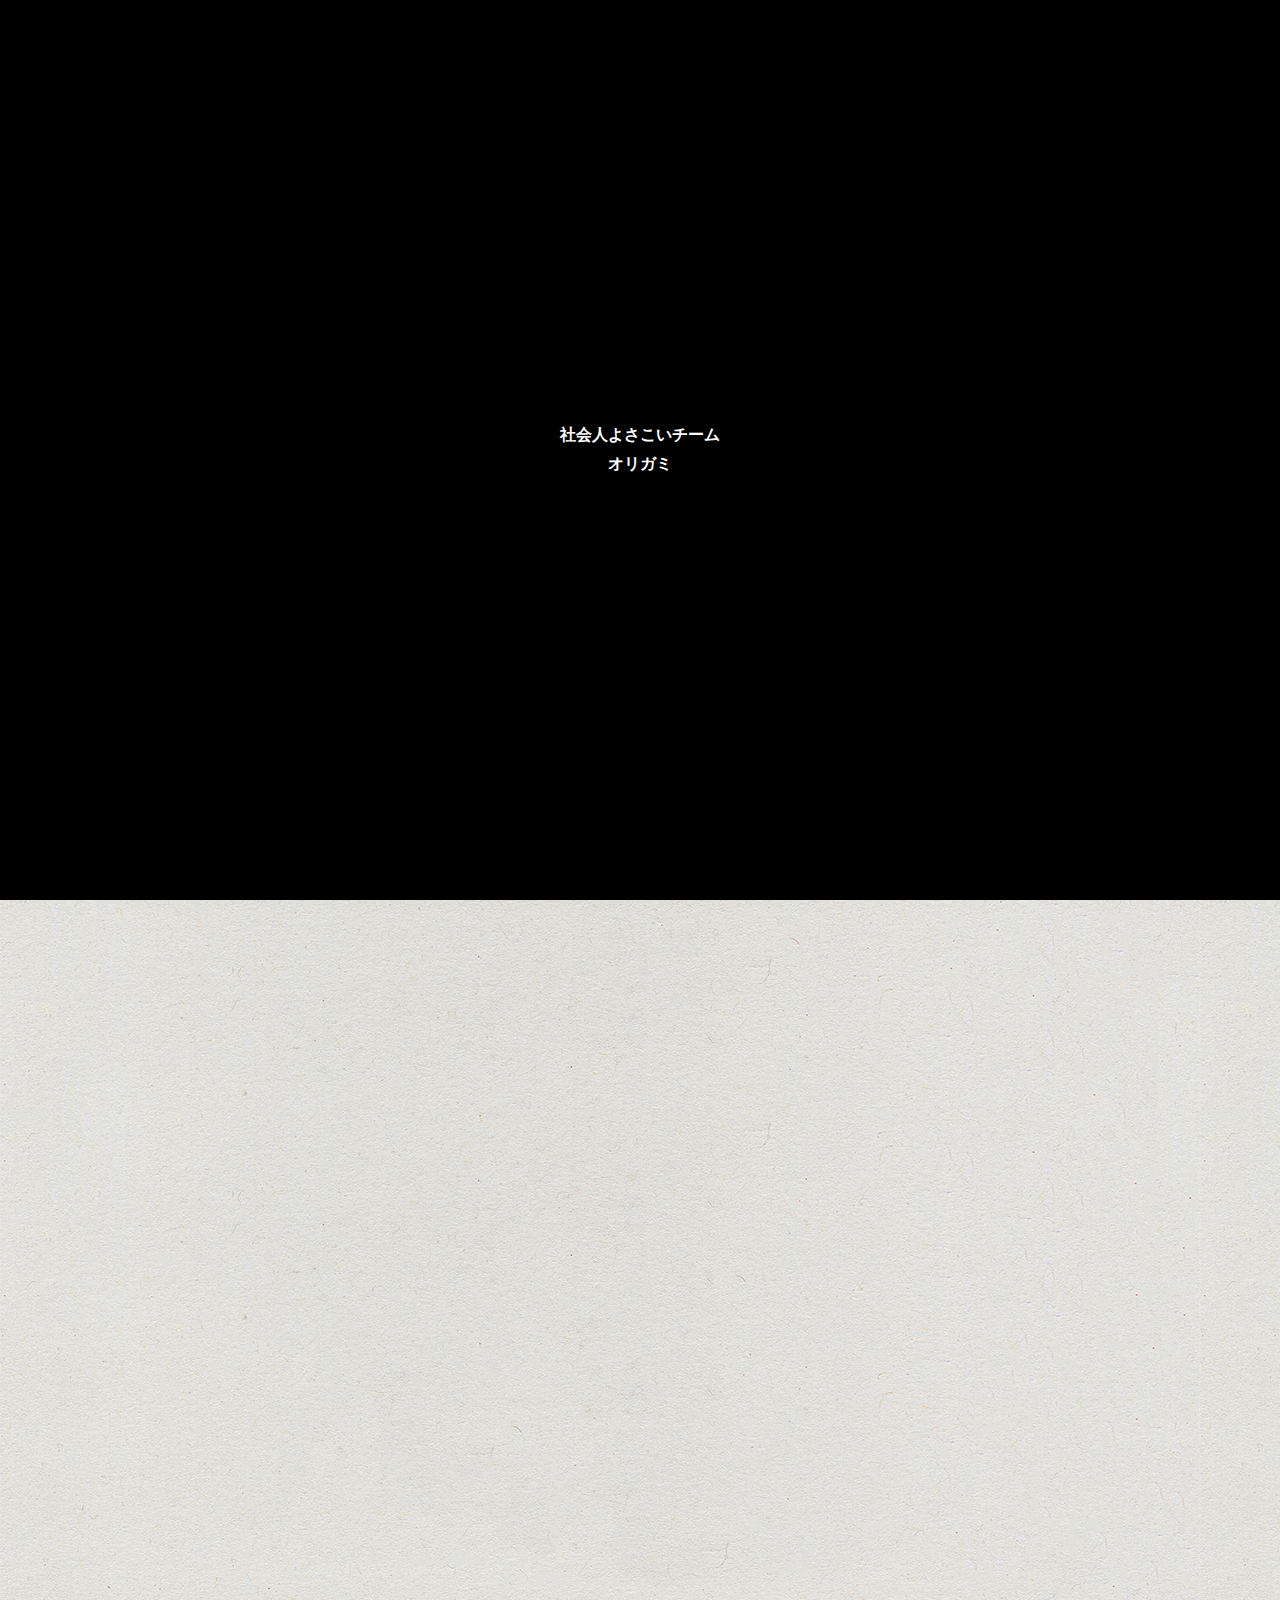
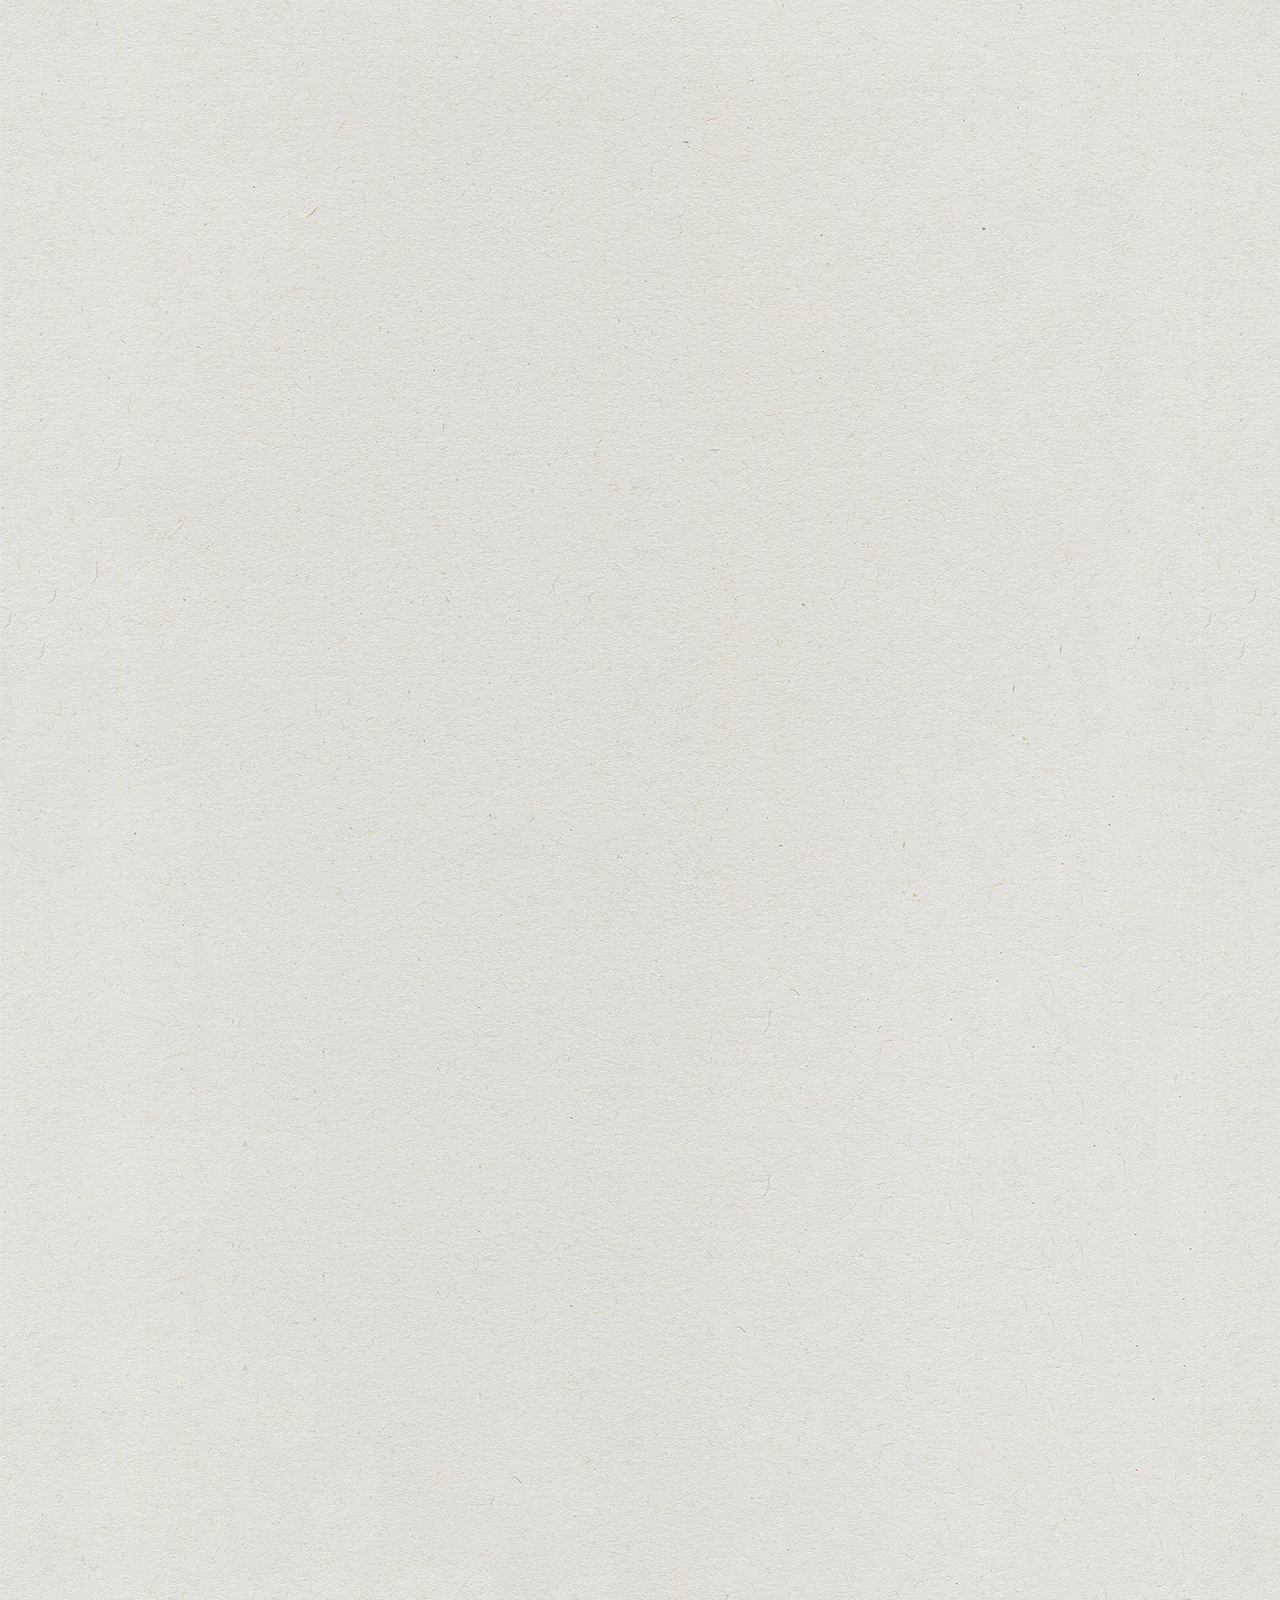
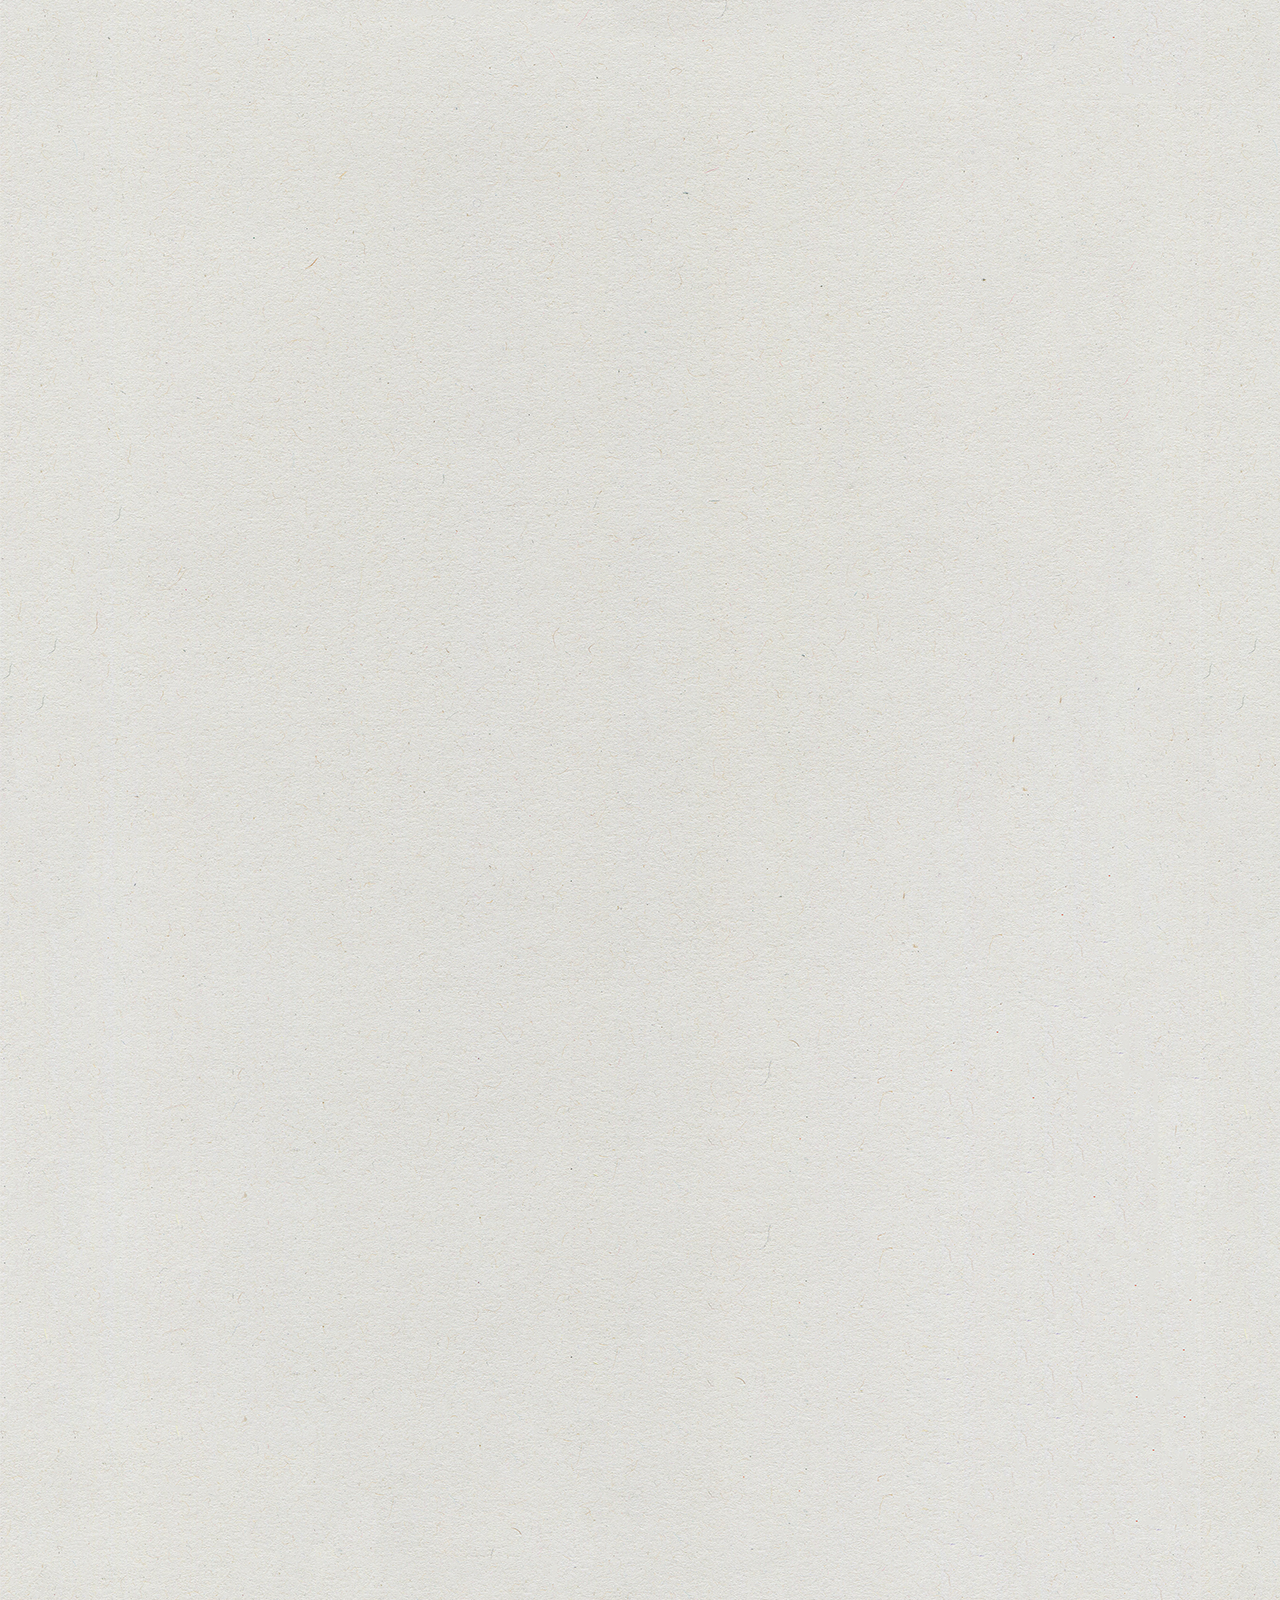
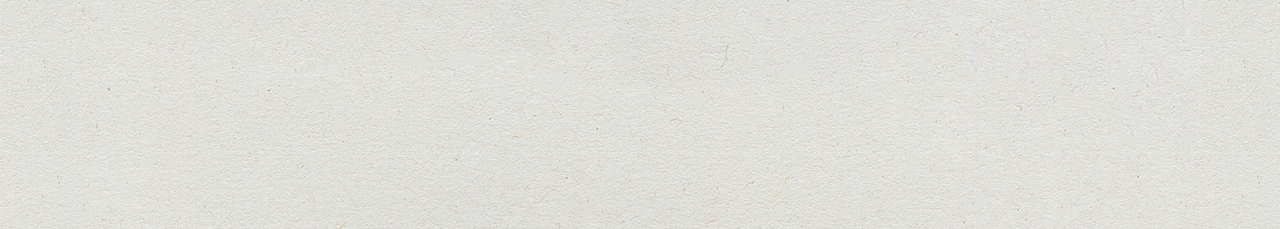
<file: index.html>
<!doctype html>
<html lang="ja">
<head>
<meta charset="UTF-8">
<meta name = "viewport" content = "width = device-width, initial-scale=1, user-scalable=yes">
<meta name="description" content="『 青春を、熱狂を、感動を、再び。』各々が信じる青春を追い求め、熱く自由な踊りを">
<meta property="og:title" content="オリガミ"/>
<meta property="og:site_name" content="オリガミ">
<meta property="og:type" content="website">
<meta property="og:locale" content="ja-JP">
<meta property="og:image" content="asets/image/origamiロゴ.png">
<meta property="og:description" content="『 青春を、熱狂を、感動を、再び。』各々が信じる青春を追い求め、熱く自由な踊りを"/>
<meta name="twitter:card" content="summary" />
<title>オリガミ</title>
<link rel="stylesheet" href="asets/css/reset.css">
<link rel="stylesheet" href="asets/css/common.css">
<link rel="stylesheet" href="asets/css/top.css">
<link rel="icon" href="asets/image/origamiロゴ.png" />
<link rel="apple-touch-icon" sizes="180×180" href="asets/image/origamiロゴ.png">
</head>

<body>
<div id="splash">
  <div id="splash-logo">社会人よさこいチーム<br>
    オリガミ</div>
  <!--/splash--></div>
<div class="splashbg1"></div>
<div class="splashbg2"></div>
<!---画面遷移用-->
<div id="body-container">
  <header class="header">
    <div class="header-content-wrapper"> <a href="index.html"> <img src="asets/image/origamiロゴ.png" alt="オリガミロゴ"></a>
      <h1>社会人よさこいチーム　オリガミ</h1>
      <div class="openbtn"><span></span><span></span><span></span></div>
      <nav id="g-nav"> 　　
        <div id="g-nav-list"><!--ナビの数が増えた場合縦スクロールするためのdiv※不要なら削除-->
          <ul>
            <li><a href="index.html">ホーム</a></li>
            <li><a href="about.html">オリガミとは</a></li>
            <li><a href="enbu.html">演舞紹介</a></li>
            <li><a href="member.html">メンバー紹介</a></li>
          </ul>
        </div>
      </nav>
    </div>
  </header>
  <div id="container">
    <main class="main">
      <section id="top" class="section-top">
        <div class="section-top__image">
          <div class="scrolldown1"><span>Scroll</span></div>
          <div class="section-top__image-filter">
            <div class="section-top__image-message">
              <h2 class="blurTrigger">『 青春を、熱狂を、<br class="br-pc">
                感動を、再び。』</h2>
              <p class="blurTrigger">各々が信じる青春を追い求め、<br class="br-pc">
                熱く自由な踊りを</p>
            </div>
          </div>
        </div>
      </section>
      <div id="main-container">
        <section class="section-schedule">
          <div><span class="blurTrigger"><img src="asets/image/区切り.png" width="62px" height="50px" alt="区切り"></span>
            <h2><span class="blurTrigger">活動予定</span></h2>
            <p><span class="blurTrigger">日付　参加予定お祭り</span></p>
          </div>
        </section>
        <section class="section-information">
          <div><span class="blurTrigger"><img src="asets/image/区切り.png" width="62px" height="50px" alt="区切り"></span>
            <h2><span class="blurTrigger">最新情報</span></h2>
            <div class="section-information__twitter"> <a class="twitter-timeline" data-lang="ja" data-width="450" data-height="590" data-theme="light" href="https://twitter.com/origami_yosakoi?ref_src=twsrc%5Etfw">Tweets by origami_yosakoi</a> <script async src="https://platform.twitter.com/widgets.js" charset="utf-8"></script> 
            </div>
          </div>
        </section>
        <section class="section-enbu"> <span class="blurTrigger"><img src="asets/image/区切り.png" width="62px" height="50px" alt="区切り"></span>
          <h2><span class="blurTrigger">演舞一覧</span></h2>
          <ul class="flex delayScroll">
            <ol class="box">
              <div class="enbu_2"> <img src="asets/image/enbu_2.jpg" alt="メメント">
                <p>第二作</p>
                <h3>メメント</h3>
              </div>
            </ol>
            <ol class="box">
              <div class="enbu_1"> <img src="asets/image/enbu_1.jpg" alt="東雲">
                <p>第一作</p>
                <h3>東雲</h3>
              </div>
            </ol>
          </ul>
          <div class="enbu-btn"> <a href="enbu.html">演舞紹介　→</a> </div>
        </section>
        <section class="section-about flex delayScroll"> <img class="box" src="asets/image/top-about.jpg" alt="オリガミとは">
          <div class="btn-wrapper box">
            <div class="btn-s"></div>
            <div class="btn"> <a href="about.html" class="btn">オリガミとは　→</a></div>
          </div>
        </section>
        <section class="section-member flex delayScroll"> <img class="box" src="asets/image/top-member.jpg" alt="メンバー紹介">
          <div class="btn-wrapper_member box">
            <div class="btn-s_member"></div>
            <div class="btn btn-member" > <a href="member.html" class="btn">メンバー紹介　→</a></div>
          </div>
        </section>
      </div>
    </main>
  </div>
  <footer class="footer">
    <div class="footer-content-wrapper">
      <div class="footer-sns_links">
        <ul>
          <li><a href="https://twitter.com/origami_yosakoi" target="_blank" rel="noopener noreferrer"><img src="asets/image/icon-x.png" alt="X icon"></a></li>
          <li><a href="https://www.instagram.com/origami_yosakoi/" target="_blank" rel="noopener noreferrer"><img src="asets/image/icon-instagram.png" alt="instagram icon"></a></li>
          <li><a href="https://www.youtube.com/@origami_yosakoi"
            target="_blank" rel="noopener noreferrer"><img src="asets/image/icon-youtube.png" alt="youtube icon"></a></li>
        </ul>
      </div>
      <nav class="footer-sitemap">
        <ul>
          <li><a href="index.html">ホーム</a></li>
          <li><a href="about.html">オリガミとは</a></li>
          <li><a href="enbu.html">演舞紹介</a></li>
          <li><a href="member.html">メンバー紹介</a></li>
        </ul>
      </nav>
      <small class="footer__copyright">Copyright ©️ origami_yosakoi </small> </div>
  </footer>
</div>
<script src="https://code.jquery.com/jquery-3.4.1.min.js" integrity="sha256-CSXorXvZcTkaix6Yvo6HppcZGetbYMGWSFlBw8HfCJo=" crossorigin="anonymous"></script> 
<script src="asets/js/common.js"></script> 
<script src="asets/js/top.js"></script>
</body>
</html>
</file>
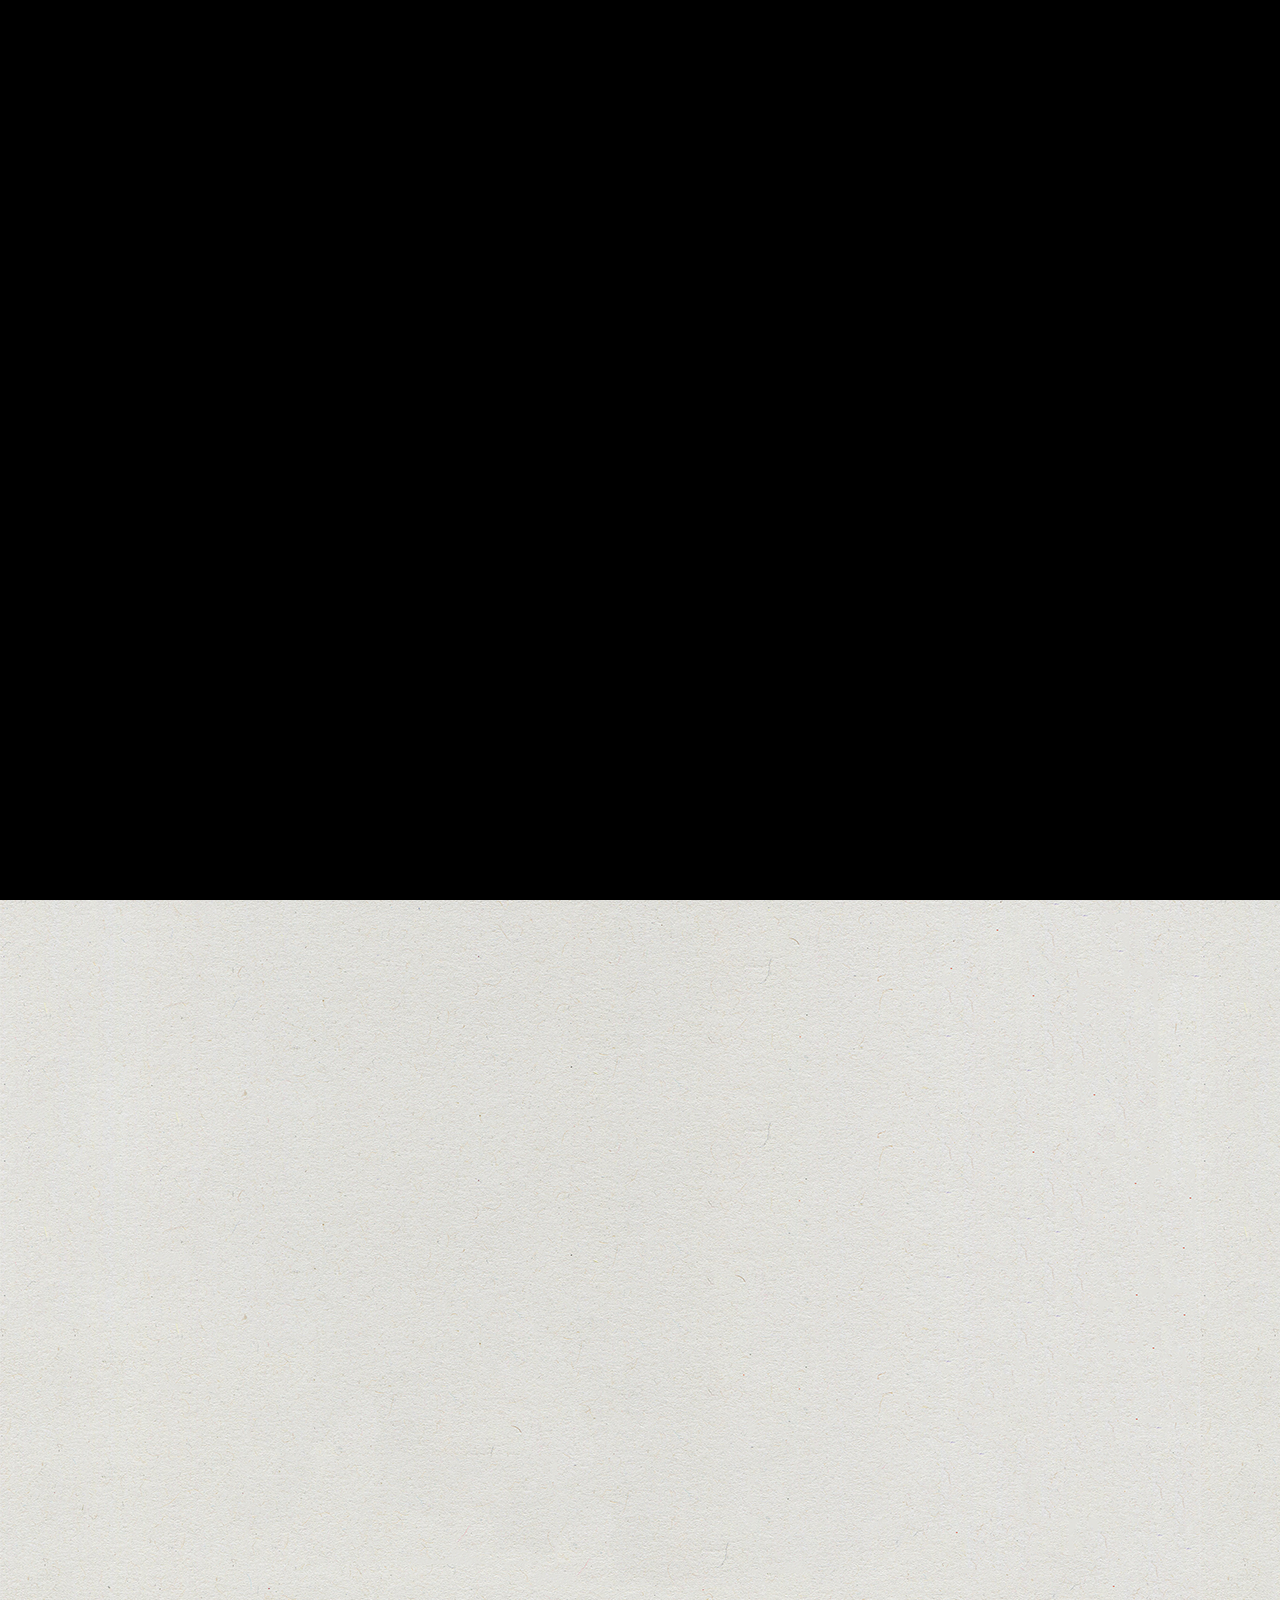
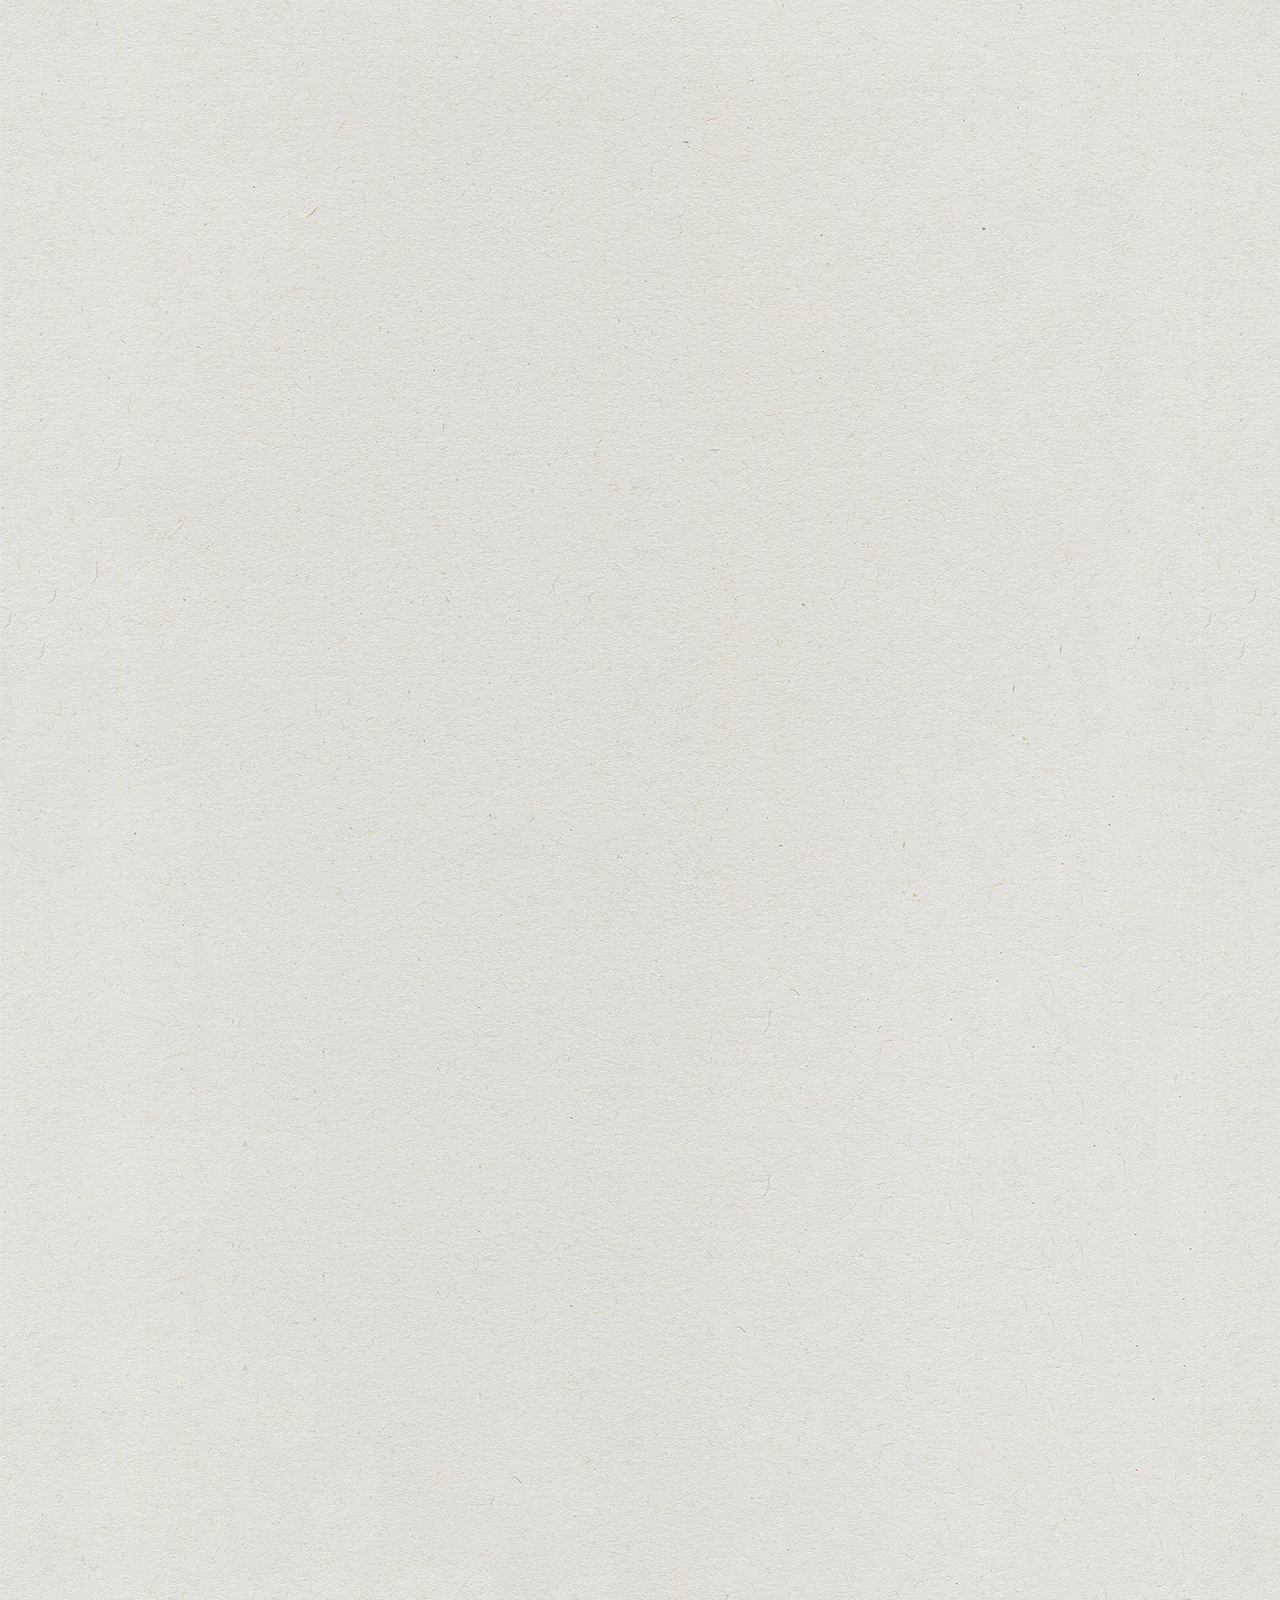
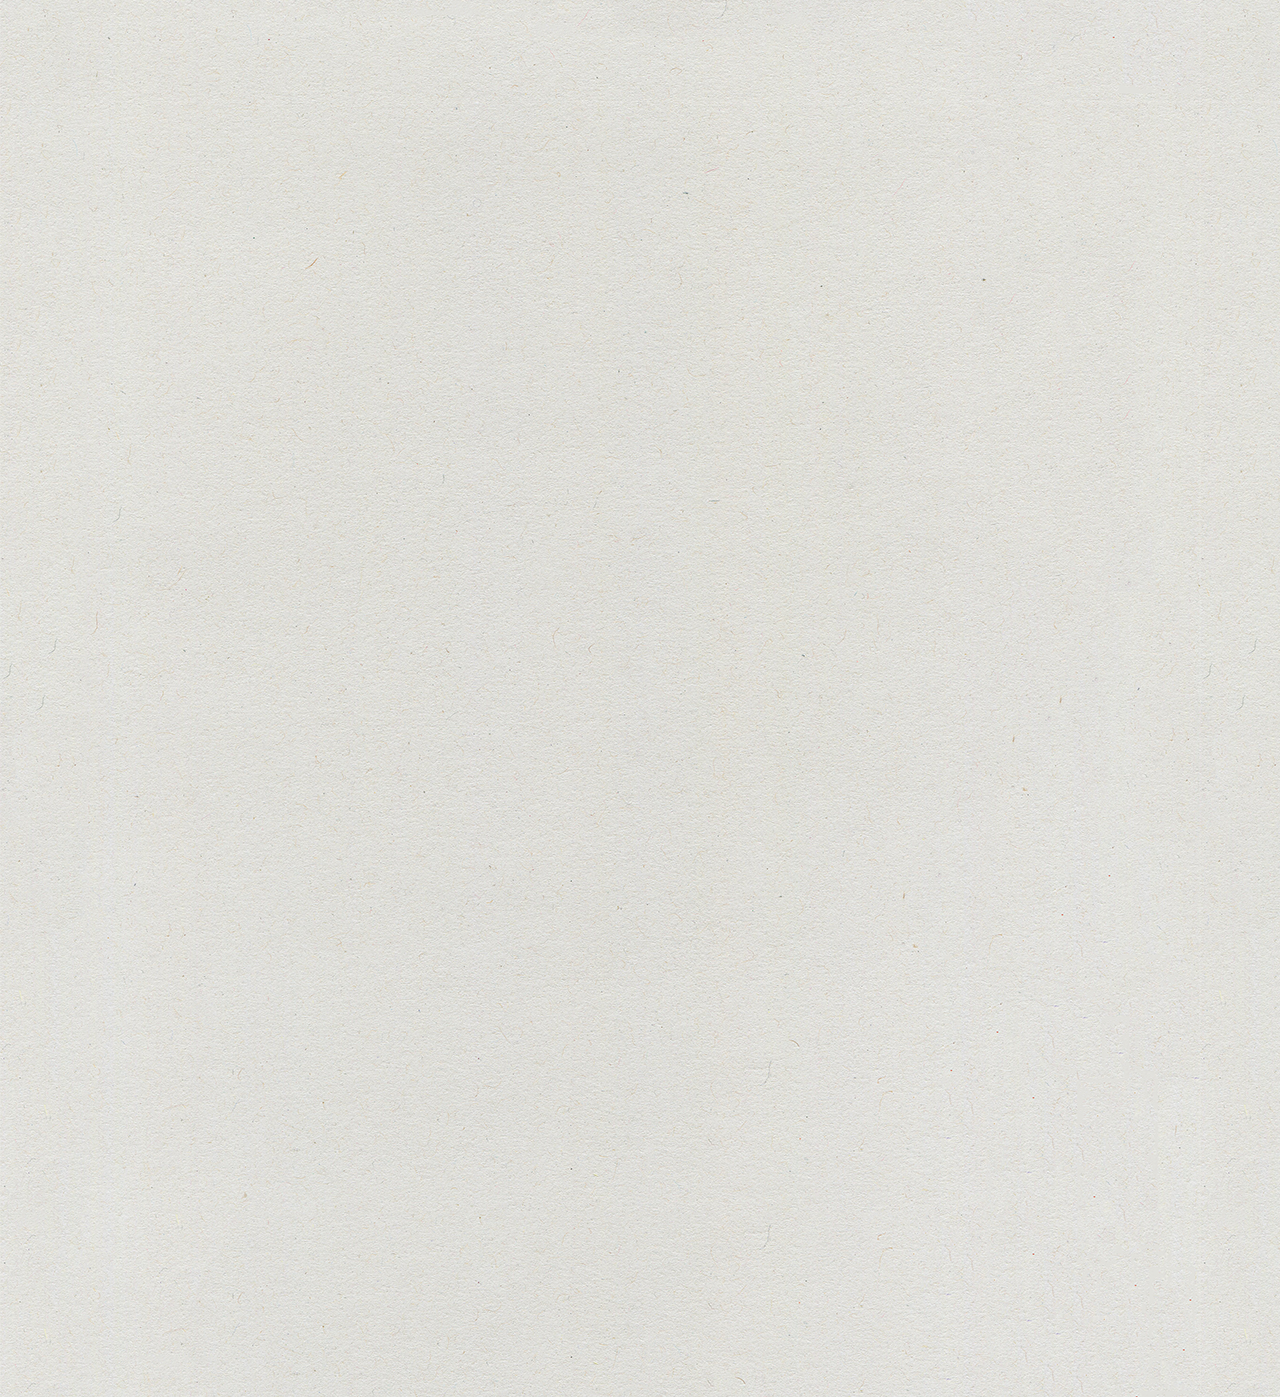
<file: about.html>
<!doctype html>
<html lang="ja">
<head>
<meta charset="UTF-8">
<meta name = "viewport" content = "width = device-width, initial-scale=1, user-scalable=yes">
<meta name="description" content="『 青春を、熱狂を、感動を、再び。』各々が信じる青春を追い求め、熱く自由な踊りを">
<meta property="og:title" content="オリガミ"/>
<meta property="og:site_name" content="オリガミ">
<meta property="og:type" content="website">
<meta property="og:locale" content="ja-JP">
<meta property="og:image" content="asets/image/origamiロゴ.png">
<meta property="og:description" content="『 青春を、熱狂を、感動を、再び。』各々が信じる青春を追い求め、熱く自由な踊りを"/>
<meta name="twitter:card" content="summary" />
<title>オリガミ</title>
<link rel="stylesheet" href="asets/css/reset.css">
<link rel="stylesheet" href="asets/css/common.css">
<link rel="stylesheet" href="asets/css/about.css">
<link rel="icon" href="asets/image/origamiロゴ.png" />
<link rel="apple-touch-icon" sizes="180×180" href="asets/image/origamiロゴ.png">
</head>
<body>
<div id="splash">
  <div id="splash-logo"></div>
  <!--/splash--></div>
<div class="splashbg1"></div>
<div class="splashbg2"></div>
<!---画面遷移用-->
<div id="body-container">
  <header class="header">
    <div class="header-content-wrapper"> <a href="index.html"> <img src="asets/image/origamiロゴ.png" alt="オリガミロゴ"></a>
      <h1>社会人よさこいチーム　オリガミ</h1>
      <div class="openbtn">
        <div class="openbtn-area"><span></span><span></span><span></span></div>
      </div>
      <nav id="g-nav">
        <div id="g-nav-list">
          <ul>
            <li><a href="index.html">ホーム</a></li>
            <li><a href="about.html">オリガミとは</a></li>
            <li><a href="enbu.html">演舞紹介</a></li>
            <li><a href="member.html">メンバー紹介</a></li>
          </ul>
        </div>
      </nav>
    </div>
  </header>
  <div id="container">
    <main class="main">
      <section id="top" class="section-top">
        <div class="section-top__image"> </div>
        <div class="scrolldown1"><span>Scroll</span></div>
      </section>
      <div id="main-container">
      <section class="section-about">
        <div><span class="blurTrigger"><img src="asets/image/区切り.png" width="62px" height="50px" alt="区切り"></span>
          <h2><span class="blurTrigger">オリガミとは</span></h2>
          <h3><span class="blurTrigger">『 青春を、熱狂を、<br class="br-mobile">感動を、再び。』</span> </h3>
          <p><span class="blurTrigger">オリガミは、東京都新宿区を拠点に<br class="br-mobile">
            『 青春を、熱狂を、感動を、再び。』という<br>
            チームテーマを掲げ、2021年4月に創られた<br class="br-mobile">
            よさこいの社会人チームになります。<br>
            <br>
            色の異なるカラフルな紙から、あらゆるものを<br class="br-mobile">
            自由に形作ることが出来る"折り紙"。<br>
            そんな折り紙のように、<br class="br-mobile">
            メンバーの個性や技術を活かした、<br>
            自由で格好いい演舞を目指して、<br class="br-mobile">
            日々活動中です。</span></p>
        </div>
      </section>
      <section class="section-important">
        <div><span class="blurTrigger"><img src="asets/image/区切り.png" width="62px" height="50px" alt="区切り"></span>
          <h2><span class="blurTrigger">大切にしていること</span></h2>
          <div class="section-important_part">
            <ul>
              <li class="flex delayScroll"><img  class="box" src="asets/image/about_1.jpg" alt="パフォーマンス">
                <div class="btn-wrapper box">
                  <div class="btn-s btn-s_1"></div>
                  <div class="btn">
                    <div class="section-important_part-dis">
                      <h4>圧倒的なパフォーマンス</h4>
                      <p>観客を楽しませる演舞に加えて、<br>
                        圧倒的な踊りで感動を提供する</p>
                    </div>
                  </div>
                </div>
              </li >
              <li class="section-important_part_r  flex delayScroll"><img class="box" src="asets/image/about_2.jpg" alt="世界観">
                <div class="btn-wrapper_r box">
                  <div class="btn-s_r btn-s_2"></div>
                  <div class="btn">
                    <div class="section-important_part-dis">
                      <h4>世界観の共有</h4>
                      <p>技術に裏付けられた踊りを通して、<br>
                        演舞の世界観に引き込む</p>
                    </div>
                  </div>
                </div>
              </li>
              <li class="flex delayScroll"><img class="box" src="asets/image/about_3.jpg" alt="感情爆発">
                <div class="btn-wrapper box">
                  <div class="btn-s btn-s_3"></div>
                  <div class="btn">
                    <div class="section-important_part-dis">
                      <h4>感情爆発</h4>
                      <p>演舞を通して感情を高め、<br>
                        踊りを介して個々人の熱さを表現する</p>
                    </div>
                  </div>
                </div>
              </li>
              <li class="section-important_part_r flex delayScroll"><img class="box" src="asets/image/about_4.jpg" alt="かっこよさ">
                <div class="btn-wrapper_r box">
                  <div class="btn-s_r btn-s_4"></div>
                  <div class="btn">
                    <div class="section-important_part-dis">
                      <h4>かっこよさの追求</h4>
                      <p>各々が描く「かっこいい」<br>
                        を自由に追求し続ける</p>
                    </div>
                  </div>
                </div>
              </li>
            </ul>
          </div>
        </div>
      </section>
        </div>
    </main>
      
  </div>
  <footer class="footer">
    <div class="footer-content-wrapper">
      <div class="footer-sns_links">
        <ul>
          <li><a href="https://twitter.com/origami_yosakoi" target="_blank" rel="noopener noreferrer"><img src="asets/image/icon-x.png" alt="X icon"></a></li>
          <li><a href="https://www.instagram.com/origami_yosakoi/" target="_blank" rel="noopener noreferrer"><img src="asets/image/icon-instagram.png" alt="instagram icon"></a></li>
          <li><a href="https://www.youtube.com/@origami_yosakoi"
            target="_blank" rel="noopener noreferrer"><img src="asets/image/icon-youtube.png" alt="youtube icon"></a></li>
        </ul>
      </div>
      <nav class="footer-sitemap">
        <ul>
          <li><a href="index.html">ホーム</a></li>
          <li><a href="about.html">オリガミとは</a></li>
          <li><a href="enbu.html">演舞紹介</a></li>
          <li><a href="member.html">メンバー紹介</a></li>
        </ul>
      </nav>
      <small class="footer__copyright">Copyright ©️ origami_yosakoi </small> </div>
  </footer>
</div>
<script src="https://code.jquery.com/jquery-3.4.1.min.js" integrity="sha256-CSXorXvZcTkaix6Yvo6HppcZGetbYMGWSFlBw8HfCJo=" crossorigin="anonymous"></script> 
<script src="asets/js/common.js"></script> 
<script src="asets/js/about.js"></script>
</body>
</html>
</file>
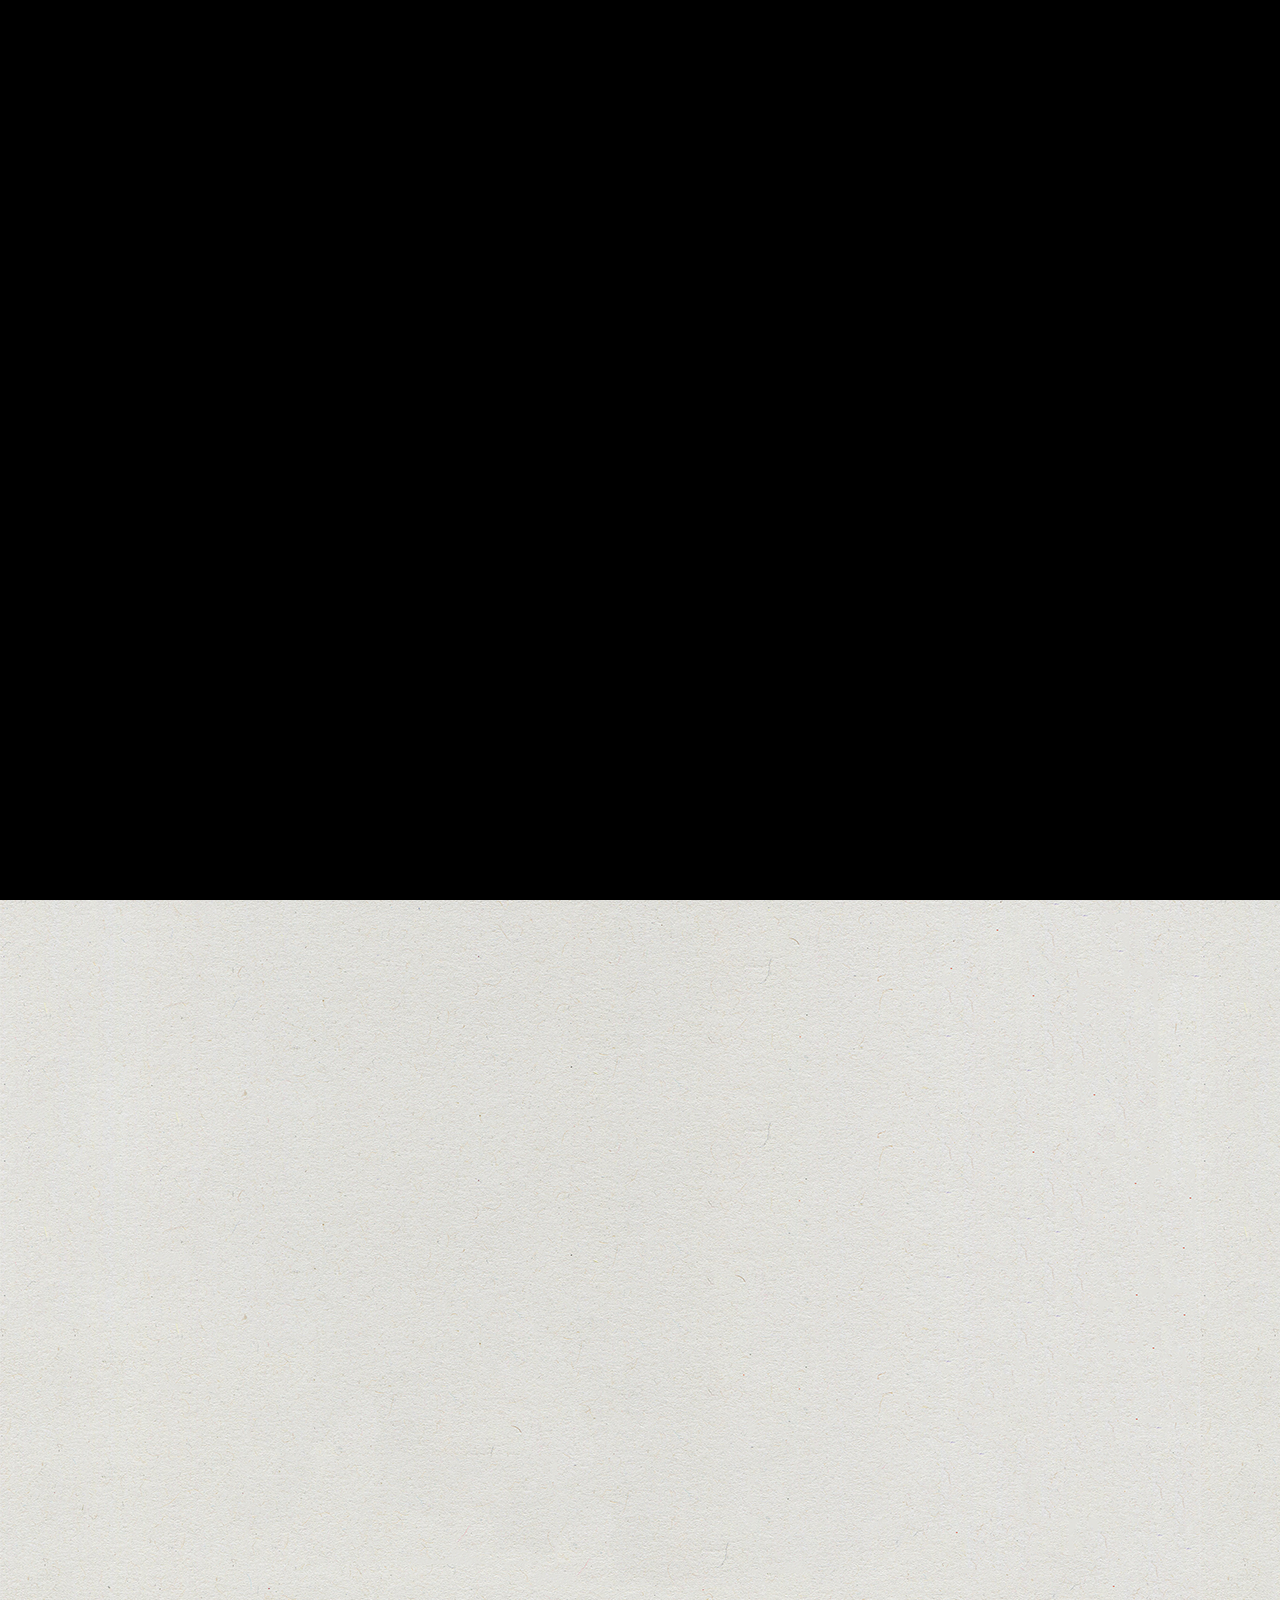
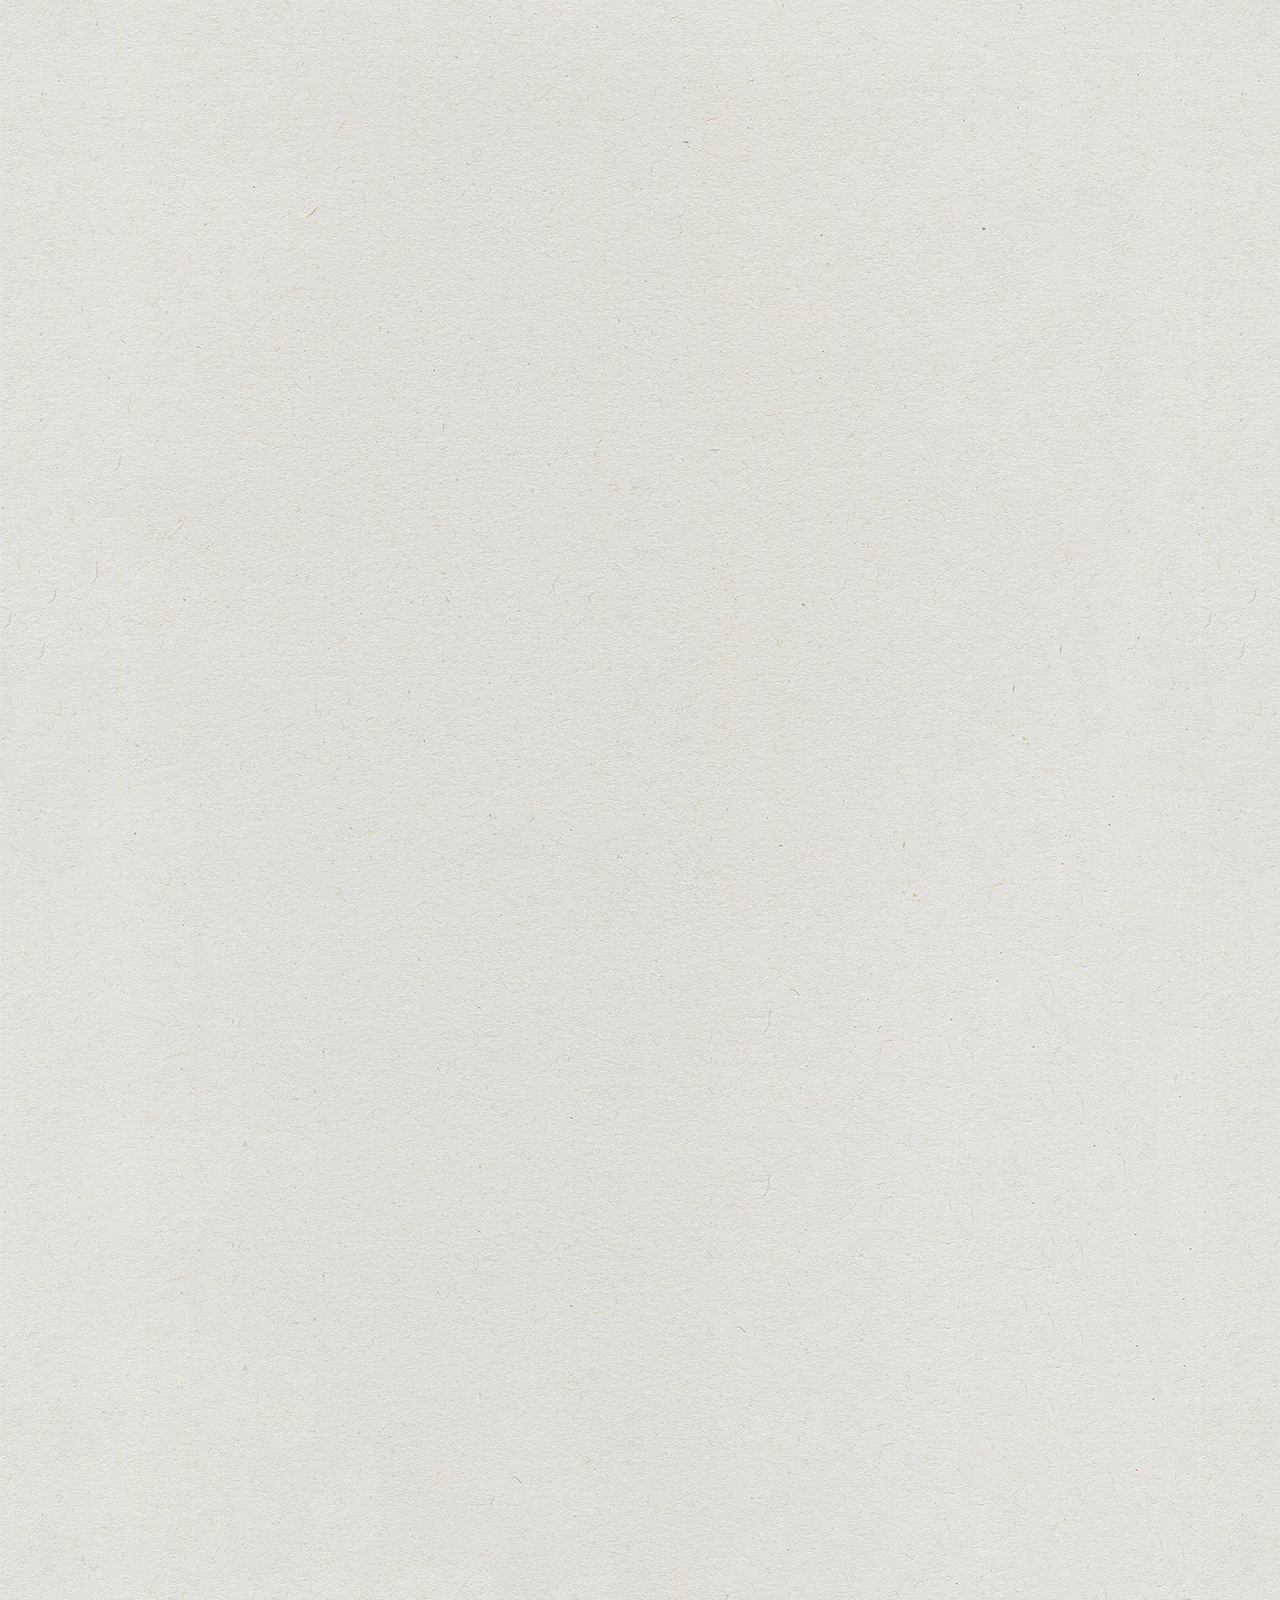
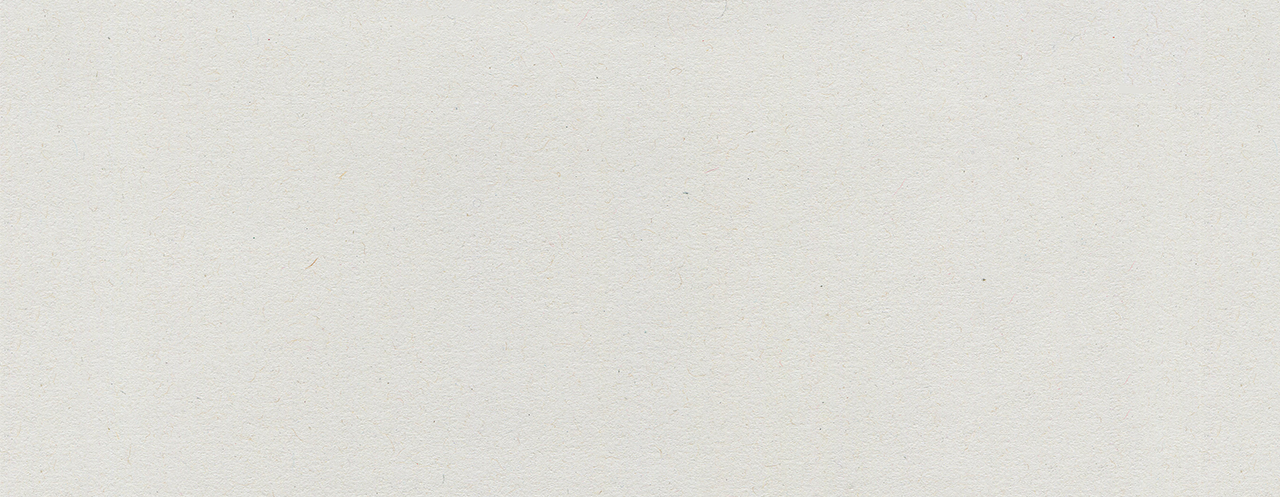
<file: enbu.html>
<!doctype html>
<html lang="ja">
<head>
<meta charset="UTF-8">
<meta name = "viewport" content = "width = device-width, initial-scale=1, user-scalable=yes">
<meta name="description" content="『 青春を、熱狂を、感動を、再び。』各々が信じる青春を追い求め、熱く自由な踊りを">
<meta property="og:title" content="オリガミ"/>
<meta property="og:site_name" content="オリガミ">
<meta property="og:type" content="website">
<meta property="og:locale" content="ja-JP">
<meta property="og:image" content="asets/image/origamiロゴ.png">
<meta property="og:description" content="『 青春を、熱狂を、感動を、再び。』各々が信じる青春を追い求め、熱く自由な踊りを"/>
<meta name="twitter:card" content="summary" />
<title>オリガミ</title>
<link rel="stylesheet" href="asets/css/reset.css">
<link rel="stylesheet" href="asets/css/common.css">
<link rel="stylesheet" href="asets/css/enbu.css">
<link rel="icon" href="asets/image/origamiロゴ.png" />
<link rel="apple-touch-icon" sizes="180×180" href="asets/image/origamiロゴ.png">
</head>

<body>
<div id="splash">
  <div id="splash-logo"></div>
  <!--/splash--></div>
<div class="splashbg1"></div>
<div class="splashbg2"></div>
<!---画面遷移用-->
<div id="body-container">
  <header class="header">
    <div class="header-content-wrapper"> <a href="index.html"> <img src="asets/image/origamiロゴ.png" alt="オリガミロゴ"></a>
      <h1>社会人よさこいチーム　オリガミ</h1>
      <div class="openbtn">
        <div class="openbtn-area"><span></span><span></span><span></span></div>
      </div>
      <nav id="g-nav">
        <div id="g-nav-list">
          <ul>
            <li><a href="index.html">ホーム</a></li>
            <li><a href="about.html">オリガミとは</a></li>
            <li><a href="enbu.html">演舞紹介</a></li>
            <li><a href="member.html">メンバー紹介</a></li>
          </ul>
        </div>
      </nav>
    </div>
  </header>
  <div id="container">
    <main class="main">
      <section id="top" class="section-top">
        <div class="section-top__image"> </div>
        <div class="scrolldown1"><span>Scroll</span></div>
      </section>
      <div id="main-container">
        <section class="section-enbu"> <span class="blurTrigger"><img src="asets/image/区切り.png" width="62px" height="50px" alt="区切り"></span>
          <h2><span class="blurTrigger">演舞一覧</span></h2>
          <div class="section-enbu_list">
            <div class="enbu_2">
              <h3><span class="blurTrigger">第二作</span></h3>
              <h4><span class="blurTrigger">「 メメント 」</span></h4>
              <img src="asets/image/enbu_2.jpg" alt="メメント">
              <div class="enbu-part">
                <p><span class="blurTrigger">演舞テーマは<br>『メメント・モリ』<br>
                  <br>
                  ラテン語で『死を想え』という意味になります。<br>
                  <br>
                  西洋をモチーフとした演舞となっており、<br>
                  「日々をただ消化するように生きるな、<br>
                  明日もわからぬ命なのだから」<br>
                  というメッセージを伝えることを<br class="br-mobile">
                  目標としています。<br>
                  <br>
                  死との向き合い方に悩みもがきながらも、<br>
                  儚き命を燃やそうとする踊り子の生き様を<br>
                  楽しんでいただけたら幸いです。</span></p>
                <iframe width="560" height="315" src="https://www.youtube.com/embed/U_FKiiGP238" title="YouTube video player"  allowfullscreen></iframe>
              </div>
            </div>
            <div class="enbu_1">
              <h3><span class="blurTrigger">第一作</span></h3>
              <h4><span class="blurTrigger">「 東雲 」</span></h4>
              <img src="asets/image/enbu_1.jpg" alt="東雲">
              <div class="enbu-part">
                <p><span class="blurTrigger">演舞テーマは<br>
                  『常識を押し付ける社会に対して反旗を翻す』<br>
                  <br>
                  幕末志士をモチーフとして、<br>
                  社会全体で形成されている<br>
                  常識や当たり前に信念を持って抗うことで、<br>
                  抑圧された感情を解き放つことを<br>
                  目指した演舞となっています。<br>
                  <br>
                  曲も踊りもどんどん盛り上がって<br>
                  激しくなっていく様を通して、<br>
                  見てくださるお客様に少しでも<br>
                  勇気を与えることができれば幸いです。</span></p>
                <iframe width="560" height="315" src="https://www.youtube.com/embed/gjNbdZTZ57U" title="YouTube video player"　allowfullscreen></iframe>
              </div>
            </div>
          </div>
        </section>
      </div>
    </main>
  </div>
  <footer class="footer">
    <div class="footer-content-wrapper">
      <div class="footer-sns_links">
        <ul>
          <li><a href="https://twitter.com/origami_yosakoi" target="_blank" rel="noopener noreferrer"><img src="asets/image/icon-x.png" alt="X icon"></a></li>
          <li><a href="https://www.instagram.com/origami_yosakoi/" target="_blank" rel="noopener noreferrer"><img src="asets/image/icon-instagram.png" alt="instagram icon"></a></li>
          <li><a href="https://www.youtube.com/@origami_yosakoi"
            target="_blank" rel="noopener noreferrer"><img src="asets/image/icon-youtube.png" alt="youtube icon"></a></li>
        </ul>
      </div>
      <nav class="footer-sitemap">
        <ul>
          <li><a href="index.html">ホーム</a></li>
          <li><a href="about.html">オリガミとは</a></li>
          <li><a href="enbu.html">演舞紹介</a></li>
          <li><a href="member.html">メンバー紹介</a></li>
        </ul>
      </nav>
      <small class="footer__copyright">Copyright ©️ origami_yosakoi </small> </div>
  </footer>
</div>
<script src="https://code.jquery.com/jquery-3.4.1.min.js" integrity="sha256-CSXorXvZcTkaix6Yvo6HppcZGetbYMGWSFlBw8HfCJo=" crossorigin="anonymous"></script> 
<script src="asets/js/common.js"></script> 
<script src="asets/js/enbu.js"></script>
</body>
</html>
</file>
<file: asets/css/common.css>
@charset "UTF-8";
/* CSS Document */
html {
  font-size: 62.5%; /* 16px * 62.5% = 10px */
  width: 100%;
  box-sizing: border-box;
  overflow-x: hidden;
}
body {
  color: #000; /* RGB */
  font-family: "游明朝体", "Yu Mincho", YuMincho, "ヒラギノ明朝 Pro", "Hiragino Mincho Pro", "MS P明朝", "MS PMincho", serif;
  font-weight: 500;
  font-size: 1.6rem;
  line-height: 1.8em;
  text-align: center;
  background: url("../image/bg.png");
  overflow: hidden;
}
section h2 {
  font-size: 2.4rem;
  font-weight: 500;
  margin: 35px auto 50px;
}

a:hover {
  opacity: 0.5;
}
.none {
  display: none;
}
@media (min-width:960px){
  section h2 {
    font-size: 3.0rem;
  }
  section p {
  font-size: 1.7rem;
}
}

/*========= ローディング画面のためのCSS ===============*/
#splash {
  position: fixed;
  width: 100%;
  height: 100%;
  background: #000;
  z-index: 9999999;
  text-align: center;
  color: #fff;
  font-weight: 600;
}
#splash-logo {
  position: absolute;
  top: 50%;
  left: 50%;
  transform: translate(-50%, -50%);
}
/*========= 画面遷移のためのCSS ===============*/
/*画面遷移アニメーション*/
.splashbg1, .splashbg2 {
  display: none;
}
/*bodyにappearクラスがついたら出現*/
body.appear .splashbg1, body.appear .splashbg2 {
  display: block;
}
/*右に消えるエリア*/
body.appear .splashbg1 {
  animation-name: PageAnime;
  animation-duration: 1.2s;
  animation-timing-function: ease-in-out;
  animation-fill-mode: forwards;
  content: "";
  position: fixed;
  z-index: 999;
  width: 100%;
  height: 100vh;
  top: 0;
  left: 50%;
  transform: scaleX(1);
  background-color: #333; /*伸びる背景色の設定*/
}
@keyframes PageAnime {
  0% {
    transform-origin: left;
    transform: scaleX(1);
  }
  50% {
    transform-origin: right;
  }
  100% {
    transform-origin: right;
    transform: scaleX(0);
  }
}
/*左に消えるエリア*/
body.appear .splashbg2 {
  animation-name: PageAnime2;
  animation-duration: 1.2s;
  animation-timing-function: ease-in-out;
  animation-fill-mode: forwards;
  content: "";
  position: fixed;
  z-index: 999;
  width: 100%;
  height: 100vh;
  top: 0;
  right: 50%;
  transform: scaleX(1);
  background-color: #333; /*伸びる背景色の設定*/
}
@keyframes PageAnime2 {
  0% {
    transform-origin: right;
    transform: scaleX(1);
  }
  50% {
    transform-origin: left;
  }
  100% {
    transform-origin: left;
    transform: scaleX(0);
  }
}
/*画面遷移の後現れるコンテンツ設定*/
#body-container {
  opacity: 0; /*はじめは透過0に*/
}
/*bodyにappearクラスがついたら出現*/
body.appear #body-container {
  animation-name: PageAnimeAppear;
  animation-duration: 1s;
  animation-delay: 0.2s;
  animation-fill-mode: forwards;
  opacity: 0;
}
@keyframes PageAnimeAppear {
  0% {
    opacity: 0;
  }
  100% {
    opacity: 1;
  }
}
/*ヘッダー*/
.header {
  height: 70px;
  width: 100%;
  background-color: #000;
}
.header img {
  display: flex;
  position: absolute;
  padding: 10px 0 10px 20px;
  height: 50px;
}
.header h1 a {
  text-decoration: none;
  color: #FFF;
}
.header h1 {
  color: #FFF;
  font-size: 1.4rem;
  text-align: center;
  padding-top: 25px;
}
@media (min-width: 960px) {
  .header {
    height: 90px;
  }
  .header-content-wrapper {
    margin: 0 auto;
    position: relative;
    max-width: 1280px;
  }
  .header h1 {
    position: absolute;
    padding: 35px 0 0 140px;
  }
  .header img {
    padding: 15px 0 15px 20px;
    height: 60px;
  }
  .header nav {
    display: block;
    text-align: right;
  }
  .header nav ul {
    display: flex;
    justify-content: flex-end;
  }
  .header nav li a {
    display: block;
    padding: 35px 35px 0;
    color: #FFF;
    text-decoration: none;
    height: 90px;
  }
}
/* navigationアニメーション */
@media (max-width:960px) {
  /*========= ナビゲーションのためのCSS ===============*/
  #g-nav {
    /*position:fixed;にし、z-indexの数値を大きくして前面へ*/
    position: fixed;
    z-index: 999;
    /*ナビのスタート位置と形状*/
    top: -120%;
    left: 0;
    width: 100%;
    height: 100vh; /*ナビの高さ*/
    background: rgba(255, 255, 255, 0.8);
    /*動き*/
    transition: all 0.6s;
  }
  /*アクティブクラスがついたら位置を0に*/
  #g-nav.panelactive {
    top: 0;
  }
  /*ナビゲーションの縦スクロール*/
  #g-nav.panelactive #g-nav-list {
    /*ナビの数が増えた場合縦スクロール*/
    position: fixed;
    z-index: 999;
    width: 100%;
    height: 100vh; /*表示する高さ*/
    overflow: auto;
    -webkit-overflow-scrolling: touch;
  }
  /*ナビゲーション*/
  #g-nav ul {
    /*ナビゲーション天地中央揃え*/
    position: absolute;
    z-index: 999;
    top: 50%;
    left: 50%;
    transform: translate(-50%, -50%);
  }
  /*リストのレイアウト設定*/
  #g-nav li {
    list-style: none;
    text-align: center;
  }
  #g-nav li a {
    color: #000;
    text-decoration: none;
    padding: 15px;
    display: block;
    text-transform: uppercase;
    letter-spacing: 0.1em;
    font-weight: 600;
  }
  /*========= ボタンのためのCSS ===============*/
  .openbtn {
    position: fixed;
    z-index: 9999; /*ボタンを最前面に*/
    top: 12px;
    right: 10px;
    cursor: pointer;
    width: 50px;
    height: 50px;
  }
  /*ボタン内側*/
  .openbtn .openbtn-area {
    transition: all .6s; /*アニメーションの設定*/
    width: 50px;
    height: 50px;
  }
  /*×に変化*/
  .openbtn span {
    display: inline-block;
    transition: all .4s;
    position: absolute;
    left: 10px;
    height: 2px;
    border-radius: 2px;
    background-color: #FFF;
    width: 60%;
  }
  .openbtn span:nth-of-type(1) {
    top: 15px;
  }
  .openbtn span:nth-of-type(2) {
    top: 23px;
  }
  .openbtn span:nth-of-type(3) {
    top: 31px;
  }
  .openbtn.active span:nth-of-type(1) {
    top: 18px;
    left: 12px;
    transform: translateY(6px) rotate(-45deg);
    width: 50%;
  }
  .openbtn.active span:nth-of-type(2) {
    opacity: 0;
  }
  .openbtn.active span:nth-of-type(3) {
    top: 30px;
    left: 12px;
    transform: translateY(-6px) rotate(45deg);
    width: 50%;
  }
}
/*======  縦線が動いてスクロールを促す =======*/

/*スクロールダウン全体の場所*/
.scrolldown1{
    /*描画位置※位置は適宜調整*/
	position:absolute;
	right:15%;
  bottom:160px;
    /*全体の高さ*/
	height:50px;
}

/*Scrollテキストの描写*/
.scrolldown1 span{
    /*描画位置*/
	position: absolute;
	left:-20px;
	top: -30px;
    /*テキストの形状*/
	color: #eee;
	letter-spacing: 0.05em;
}

/* 線の描写 */
.scrolldown1::after{
	content: "";
    /*描画位置*/
	position: absolute;
	top: 0;
    /*線の形状*/
	width: 1px;
	height: 30px;
	background: #eee;
    /*線の動き1.8秒かけて動く。永遠にループ*/
	animation: pathmove 1.8s ease-in-out infinite;
}

/*高さ・位置・透過が変化して線が上から下に動く*/
@keyframes pathmove{
	0%{
		height:0;
		top:0;
		opacity: 0;
	}
	30%{
		height:30px;
		opacity: 1;
	}
	100%{
		height:0;
		top:50px;
		opacity: 0;
	}
}
/*footer*/
.footer {
  padding: 35px 0;
  background-color: #000;
  color: #FFF;
  position: relative;
}
.footer a {
  color: #FFF;
  text-decoration: none;
}
.footer-sns_links img {
  height: 25px;
}
.footer-sns_links ul {
  list-style: none;
  display: inline-flex;
  align-items: center;
}
.footer-sns_links ul li {
  margin: 0 40px;
}
.footer-sitemap ul {
  display: flex;
  justify-content: center;
  margin: 100px auto 80px;
}
.footer-sitemap ul li {
  padding: 0 10px;
  font-size: 1.4rem;
}
.footer__copyright {
  position: absolute;
  bottom: 30px;
  left: 0;
  width: 100%;
  text-align: center;
  font-size: 1.2rem;
  font-weight: 400;
}
@media (min-width: 960px) {
  .footer-content-wrapper {
    max-width: 960px;
    margin: 0 auto;
  }
  .footer-sns_links img {
    height: 40px;
  }
  .footer-sns_links ul li {
    margin: 0 75px;
  }
  .footer-sitemap ul li {
    padding: 0 40px;
    font-size: 1.8rem;
  }
  .footer__copyright {
    font-size: 1.5rem;
  }
}
</file>
<file: asets/css/top.css>
@charset "UTF-8";
/* CSS Document */

#top {
  /*headerを全画面で見せる*/
  width: 100%;
  height: 100vh;
  position: relative;
}
#top:before {
  /*headerの疑似要素に背景画像を指定*/
  content: "";
  position: fixed;
  top: 0;
  left: 5%;
  z-index: -1;
  width: 90%;
  height: 100vh;
  background: url("../image/top-top.jpg") no-repeat center; /*背景画像設定※オリジナル画像を設定してください*/
  background-size: cover;
}
#main-container {
  /*下のかぶさるエリアの指定*/
  position: relative;
  z-index: 1;
  background: url("../image/bg.png");
  background-size: contain;
}
@media (max-width:1280px) {
  #top:before {
    left: 0;
    width: 100%;
  }
}
/*h2のアニメーション*/
.blur {
  animation-name: blurAnime;
  animation-duration: 1.5s;
  animation-fill-mode: forwards;
}
@keyframes blurAnime {
  from {
    filter: blur(10px);
    transform: scale(1.02);
    opacity: 0;
  }
  to {
    filter: blur(0);
    transform: scale(1);
    opacity: 1;
  }
}
.blurTrigger {
  opacity: 0;
}

@media (min-width:960px) {
  .header nav li a {
    display: block;
    padding: 5px 35px 0;
    color: #FFF;
    text-decoration: none;
    height: 90px;
  }
}
.section-top__image-message {
  color: #FFF;
 }

.section-top h2 {
  padding-top: 200px;
  text-shadow: 0 10px 10px black;
}
.section-top p {
  padding-top: 250px;
  text-shadow: 0 10px 10px black;
}


@media (min-width:480px){
  .br-pc {
    display: none;
  }
}


/*活動予定*/
.section-schedule {
  padding: 80px 0;
  height: 30vh;
}
/*最新情報*/
.section-information {
  margin: 80px auto;
}
.section-information__twitter {
  display: inline-flex;
}
@media (max-width:450px) {
  .section-information__twitter {
    width: 80vw;
  }
}
@media (min-width:960px) {
  .section-schedule, .section-information {
    display: inline-flex;
    margin: 100px;
    height: 100vh;
  }
}
/*演舞一覧*/
.section-enbu {
  padding: 80px 0 20px 0;
  background-color: rgba(208, 208, 208, 0.5);
}
.section-enbu ul ol {
  list-style: none;
  display: inline-flex;
  justify-content: space-around;
}
.section-enbu ol img {
  width: 80vw;
  height: 40vw;
  object-fit: cover;
  margin: 35px 35px 35px;
}
.section-enbu h3 {
  font-size: 30px;
  font-weight: 500;
  margin: 20px auto 50px;
}
.enbu-btn a {
  color: #000;
  display: block;
  text-align: center;
  vertical-align: middle;
  text-decoration: none;
  width: 200px;
  margin: 50px auto;
  padding: 2rem 3rem;
  border: 1px solid #000;
  transition: 0.5s;
}
.enbu-btn a:hover {
  color: #fff;
  background: #000;
}
/*==================================================
スタート時は要素自体を透過0にするためのopacity:0;を指定する
===================================*/
.box {
  opacity: 0;
}
/*==================================================
動かしたい動き（今回は” ふわっ” を採用）
===================================*/
.fadeUp {
  animation-name: fadeUpAnime;
  animation-duration: 3s;
  animation-fill-mode: forwards;
  opacity: 0;
}
@keyframes fadeUpAnime {
  from {
    opacity: 0;
    transform: translateY(100px);
  }
  to {
    opacity: 1;
    transform: translateY(0);
  }
}
@media (min-width:960px) {
  .section-enbu ol img {
    width: 40vw;
    height: 25vw;
  }
}
@media (max-width:600px) {
  .enbu-btn a {
    padding: 1rem 2rem;
    width: 130px;
  }
}
/*オリガミとは*/
.section-about {
  margin: 80px 0 0 0;
}
.section-about img {
  width: 80vw;
  height: 50vw;
  object-fit: cover;
  position: relative;
  z-index: 0;
}
.btn-wrapper {
  display: flex;
  position: relative;
  top: -40px;
  left: 30%;
}
.btn-s {
  display: block;
  width: 40vw;
  height: 40vw;
  background: rgba(244, 80, 80, 0.2);
  position: relative;
  transform: rotate(45deg);
  z-index: 0;
}
.btn {
  position: relative;
  background-color: #FFF;
  width: 50vw;
  height: 50vw;
  transform: rotate(45deg);
  top: -25px;
  left: -30%;
  z-index: 2;
  box-shadow: 7px 7px 25px -5px rgba(0, 0, 0, 0.6)
}
.btn a {
  color: #000;
  display: block;
  text-align: center;
  vertical-align: middle;
  text-decoration: none;
  width: 200px;
  margin: auto;
  padding: 2rem 3rem;
  border: 1px solid #000;
  transition: 0.5s;
  position: relative;
  z-index: 1;
  transform: rotate(-45deg);
  height: 23px;
  top: 40%;
  left: 0%;
  box-shadow: none;
}
.btn a:hover {
  color: #fff;
  background: #000;
}
@media (max-width:600px) {
  .btn a {
    padding: 1rem 2rem;
    width: 130px;
  }
}
@media (min-width:960px) {
  .section-about {
    display: flex;
    justify-content: center;
    position: relative;
    right: 5%;
  }
  .section-about img {
    margin-bottom: 0;
    width: 50vw;
    height: 30vw;
  }
  .btn-wrapper {
    display: block;
    position: relative;
    width: 20vw;
    top: -110px;
    left: 3%;
  }
  .btn-s {
    display: block;
    width: 20vw;
    height: 20vw;
    z-index: -20;
    top: 30%;
    left: 35%;
  }
  .btn {
    width: 27vw;
    height: 27vw;
    top: -20%;
    left: -30%;
  }
}
@media (min-width:1440px) {
  .btn a {
    width: 250px;
  }
}
/*メンバー紹介*/
.section-member {
  padding-bottom: 80px;
}
.section-member img {
  width: 80vw;
  height: 50vw;
  object-fit: cover;
  position: relative;
  top: -30px;
  z-index: 0;
}
.btn-wrapper_member {
  display: flex;
  position: relative;
  top: -40px;
  right: 0%;
}
.btn-s_member {
  display: block;
  width: 40vw;
  height: 40vw;
  background: rgba(144, 222, 176, 0.2);
  position: relative;
  transform: rotate(45deg);
  left: 30%;
  z-index: 0;
}
.btn-member {
  z-index: 3;
}
@media (min-width:960px) {
  .section-member {
    display: flex;
    justify-content: center;
    position: relative;
    flex-direction: row-reverse;
    left: 5%;
    top: -90px;
    margin: 80px auto 0;
  }
  .section-member img {
    margin-bottom: 0;
    width: 50vw;
    height: 30vw;
  }
  .btn-wrapper_member {
    display: block;
    position: relative;
    width: 20vw;
    top: -125px;
    left: 2%;
  }
  .btn-s_member {
    display: block;
    width: 20vw;
    height: 20vw;
    z-index: -20;
    top: 30%;
    left: -60%;
  }
}
</file>
<file: asets/css/about.css>
@charset "UTF-8";
/* CSS Document */
#top{
	/*headerを全画面で見せる*/
	width:100%;
  height: 100vh;
	position: relative;
} 
#top:before{
	/*headerの疑似要素に背景画像を指定*/
	content:"";
	position:fixed;
	top:0;
	left:5%;
	z-index:-1;
	width:90%;
	height: 100vh;
	background:url("../image/top-about.jpg") no-repeat center;/*背景画像設定※オリジナル画像を設定してください*/
	background-size:cover;
}
#main-container{
	/*下のかぶさるエリアの指定*/
	position: relative;
	z-index:1;
  background: url("../image/bg.png");
  background-size: contain;
}
@media (max-width:1280px) {
  #top:before{
    left:0;
    width:100%;
  }
}

.section-top__image {
  height:450px;
  width: 100vw;
  
  background-position:center;
  background-repeat: no-repeat;
}
@media (min-width:1160px) {
  .section-top__image {
    height: 710px;
  }
}

/*======  縦線が動いてスクロールを促す =======*/



/*Scrollテキストの描写*/
.scrolldown1 span{
  /*描画位置*/
	position: absolute;
   /*テキストの形状*/
	color: #000;
}

/* 線の描写 */
.scrolldown1::after{
	content: "";
    /*描画位置*/
	position: absolute;
	top: 0;
    /*線の形状*/
	background: #000;
}


/*オリガミとは*/
.section-about {
  padding: 80px 0;
  background-color: rgba(208,208,208,0.5);
}
.section-about h3 {
  margin: 80px auto;
  font-size: 2.5rem;
  font-weight: 500;
}
.section-about p {
  font-size: 1.6rem;
  line-height: 1.8em;
}
@media (min-width:960px) {
  .section-about h3 {
    font-size:3.0rem;
  }
.section-about p {
  font-size:2.0rem;
}
.br-mobile {
    display: none;
  }
}
/*大切にしたいこと*/

.section-important {
  padding: 80px 0;
}
.section-important h2 {
  margin-bottom: 100px;
}
.section-important h4 {
  font-size: 2.0rem;
}
.section-important p {
  font-size: 1.6rem;
  margin-top: 35px;
}
.section-important_part img{
  width: 80vw;
  height: 50vw;
  object-fit: cover;
  position: relative;
  z-index: 0;
  top: -50px;
}
.btn-wrapper {
  display: flex;
  position: relative;
  top: -40px;
  left: 30%;
}
.btn-s {
  display: block;
  width: 40vw;
  height: 40vw;
  background: rgba(244, 80, 80, 0.2);
  position: relative;
  transform: rotate(45deg);
  z-index: 0;
}
.btn {
  position: relative;
  background-color: #FFF;
  width: 50vw;
  height: 50vw;
  transform: rotate(45deg);
  top: -25px;
  left: -30%;
  z-index: 2;
  box-shadow: 7px 7px 25px -5px rgba(0, 0, 0, 0.6)
}

.section-important_part-dis  {
  color: #000;
  display: block;
  text-align: center;
  vertical-align: middle;
  text-decoration: none;
  margin: auto;
  transition: 0.5s;
  position: relative;
  z-index: 10;
  transform: rotate(-45deg);
  height: 23px;
  top: 35%;
  left: -8%;
  box-shadow: none;
}
.btn-wrapper_r {
    display: flex;
    position: relative;
    top: -40px;
    right: 0%;
  }
  .btn-s_r {
    display: block;
    width: 40vw;
    height: 40vw;
    background: rgba(144, 222, 176, 0.2);
    position: relative;
    transform: rotate(45deg);
    left:30%;
    z-index: -20;
  }
.btn-s_3 {
  background: rgba(115, 161, 204, 0.2);
  }
.btn-s_4 {
  background: rgba(243, 168, 22, 0.2);
}

@media (max-width:500px){
  .section-important h4 {
  font-size: 1.6rem;
}
.section-important p {
  font-size: 1rem;
  margin-top: 20px;
}
}
@media (min-width:960px){
  .section-important h2 {
  margin-bottom: 150px;
}
  .section-important ul {
    position: relative;
    right: 5%;
  }
  .section-important_part ul li {
    display:flex;
    justify-content: center;
    margin: -50px auto;
  }
  .section-important_part img {
    margin-bottom: 0;
    width: 50vw;
    height: 30vw;
    z-index: 0;
  }
  .btn-wrapper {
    display: block;
    position: relative;
    width: 20vw;
    top: -110px;
    left: 3%;
  }
  .btn-s {
    display: block;
    width: 20vw;
    height: 20vw;
    z-index: 0;
    top: 30%;
    left: 35%;
  }
  .btn {
    width: 27vw;
    height: 27vw;
    top: -20%;
    left: -30%;
    z-index: 2;
  }
  .section-important_part_r {
    position: relative;
    flex-direction: row-reverse;
    left: 10%;
  }
  .btn-wrapper_r {
    display: block;
    position: relative;
    width: 20vw;
    top: -125px;
    left: 2%;
  }
  .btn-s_r {
    display: block;
    width: 20vw;
    height: 20vw;
    z-index: -2;
    top: 30%;
    left: -60%;
  }
  
  .section-important_part-2 {
    flex-direction: row-reverse;
  }
  
}
.blur{
	animation-name:blurAnime;
	animation-duration:1s;
	animation-fill-mode:forwards;
}

@keyframes blurAnime{
  from {
	filter: blur(10px);
	transform: scale(1.02);
	opacity: 0;
  }

  to {
	filter: blur(0);
	transform: scale(1);
	opacity: 1;
  }
}
 
.blurTrigger{
    opacity: 0;
}
/*==================================================
スタート時は要素自体を透過0にするためのopacity:0;を指定する
===================================*/

.box{
	opacity: 0;
}

/*==================================================
動かしたい動き（今回は” ふわっ” を採用）
===================================*/

.fadeUp {
animation-name:fadeUpAnime;
animation-duration:1.5s;
animation-fill-mode:forwards;
opacity: 0;
}

@keyframes fadeUpAnime{
  from {
    opacity: 0;
	transform: translateY(100px);
  }

  to {
    opacity: 1;
	transform: translateY(0);
  }
}
</file>
<file: asets/css/enbu.css>
@charset "UTF-8";
#top{
	/*headerを全画面で見せる*/
	width:100%;
  height: 100vh;
	position: relative;
} 
#top:before{
	/*headerの疑似要素に背景画像を指定*/
	content:"";
	position:fixed;
	top:0;
	left:5%;
	z-index:-1;
	width:90%;
	height: 100vh;
	background:url("../image/top-enbu.jpg") no-repeat center;/*背景画像設定※オリジナル画像を設定してください*/
	background-size:cover;
}
#main-container{
	/*下のかぶさるエリアの指定*/
	position: relative;
	z-index:1;
  background: url("../image/bg.png");
  background-size: contain;
}
@media (max-width:1280px) {
  #top:before{
    left:0;
    width:100%;
  }
}


.section-top__image {
  height:450px;
  width: 100vw;
  object-fit: cover;
  background-position:center;
  background-repeat: no-repeat;
}
@media (min-width:1160px) {
  .section-top__image {
    height: 710px;
  }
}
.section-enbu {
  padding: 80px 0;
}
.section-enbu h3 {
  font-weight: 500;
}
.section-enbu h4 {
  font-weight: 500;
  font-size: 1.8em;
  margin: 20px auto;
}
.section-enbu p {
  margin: 30px auto;
  
}
.section-enbu_list div {
  margin-bottom: 80px;
}
.section-enbu_list img {
  width: 80vw;
  height: 25vw;
  object-fit: cover;
  background-position: center;
  box-shadow: 3px 3px 15px 0 rgba(0, 0, 0, 0.5);
  max-width: 1440px;
}
.enbu-part p {
    line-height: 3rem;
  }
@media (max-width:560px) {
  .section-enbu_list iframe {
    width: 80vw;
    height: 200px;
    object-fit: cover;
  }
}
@media (min-width:960px) {
  .br-mobile {
    display: none;
  }
  .enbu-part {
    display: flex;
    justify-content: center;
    margin: 50px auto;
    width: 80vw;
    max-width: 1440px;
    align-items: center;
    column-gap: 30px;
    }
  .enbu-part p {
    width:40vw;
    line-height: 3rem;
  }
  .enbu-part iframe {
    width:60vw;
    height: 25vw;
    
  }
}

.blur{
	animation-name:blurAnime;
	animation-duration:1s;
	animation-fill-mode:forwards;
}

@keyframes blurAnime{
  from {
	filter: blur(10px);
	transform: scale(1.02);
	opacity: 0;
  }

  to {
	filter: blur(0);
	transform: scale(1);
	opacity: 1;
  }
}
 
.blurTrigger{
    opacity: 0;
}
</file>
